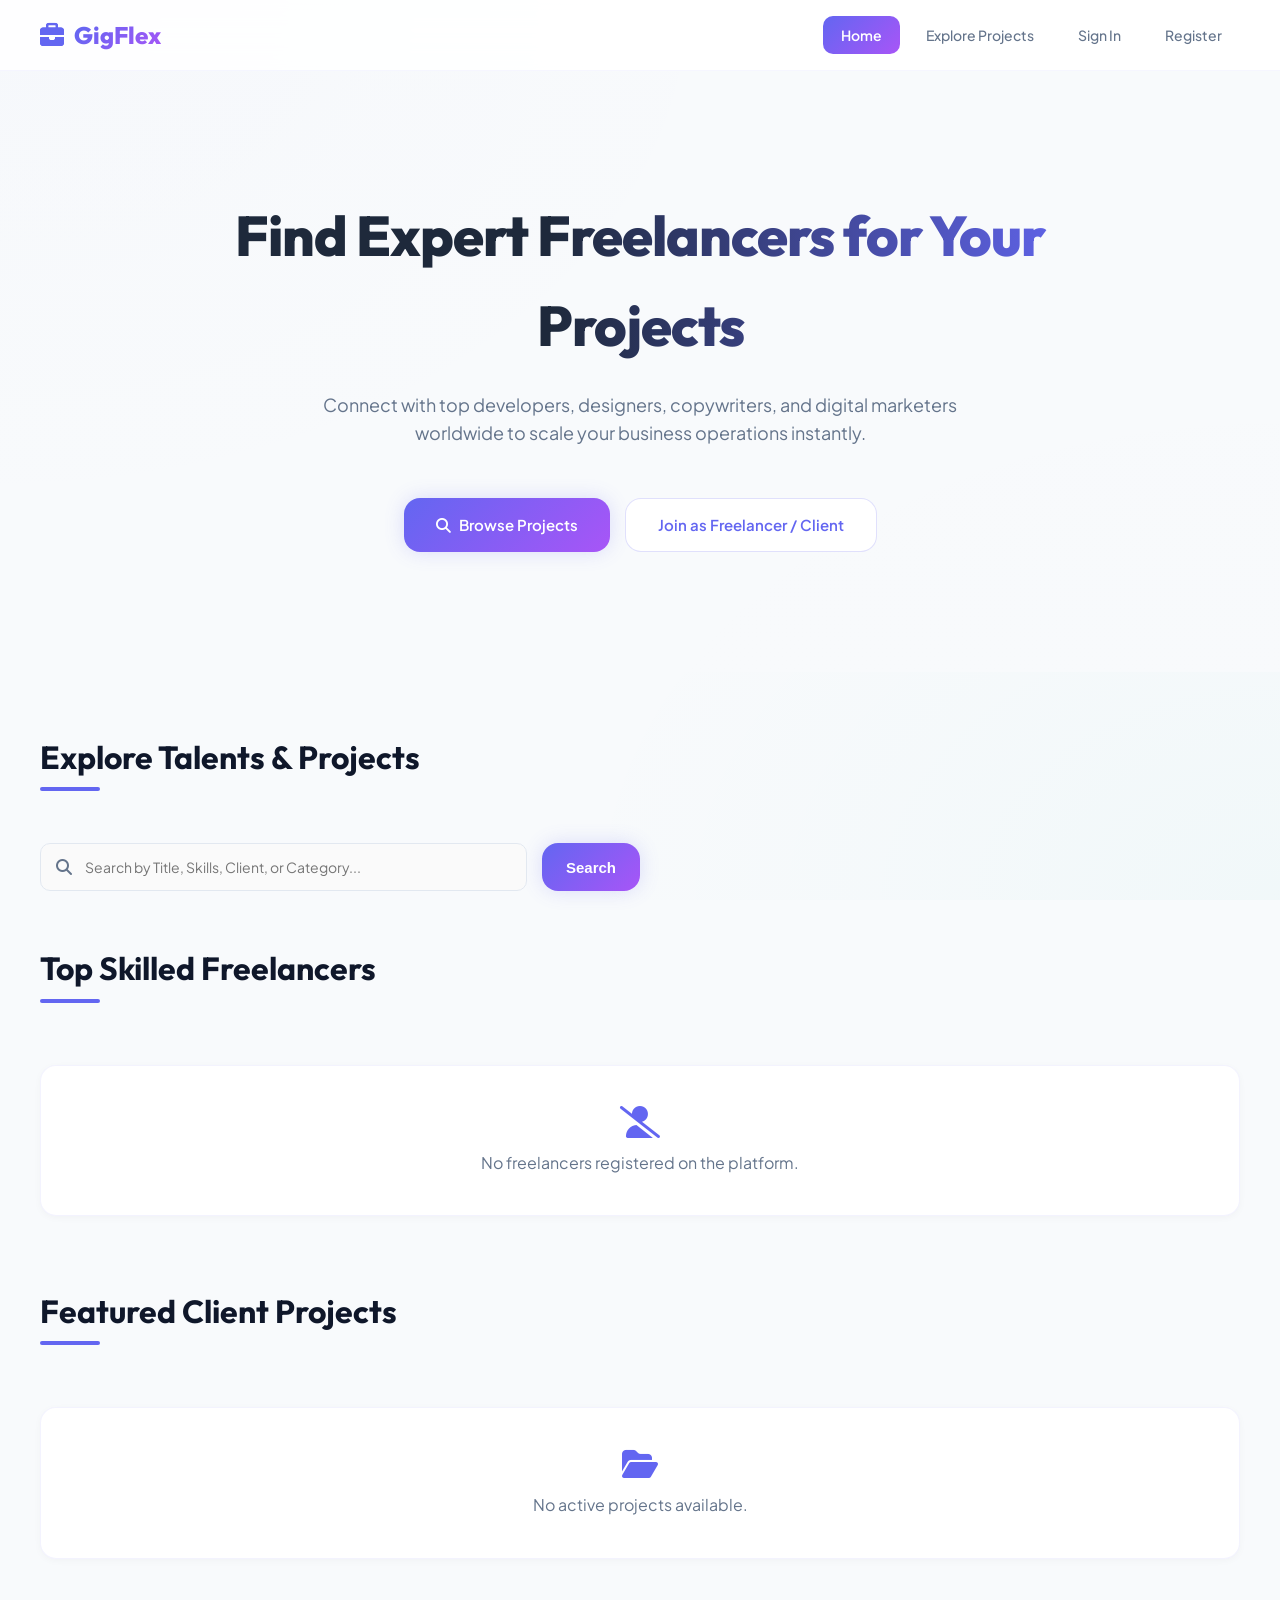
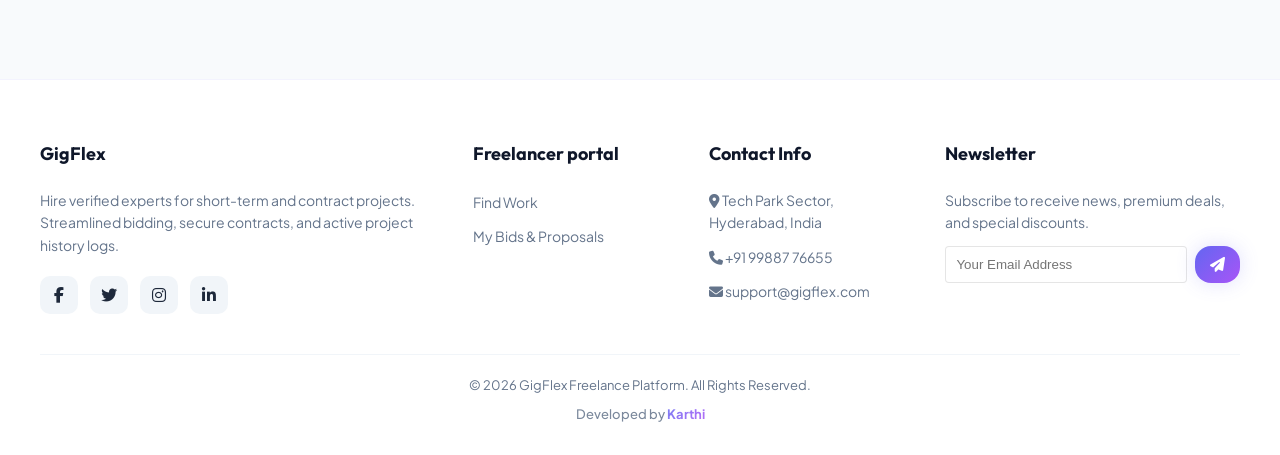
<file: Frontend/index.html>
<!DOCTYPE html>
<html lang="en">
<head>
    <meta charset="UTF-8">
    <meta name="viewport" content="width=device-width, initial-scale=1.0">
    <title>GigFlex - Freelance Marketplace</title>
    <!-- FontAwesome Icons -->
    <link rel="stylesheet" href="https://cdnjs.cloudflare.com/ajax/libs/font-awesome/6.4.0/css/all.min.css">
    <link rel="stylesheet" href="style.css">
</head>
<body>

    <!-- Navigation Bar -->
    <header>
        <nav class="navbar">
            <h2><a href="index.html"><i class="fa-solid fa-briefcase"></i> GigFlex</a></h2>

            <button class="hamburger-menu" aria-label="Toggle Menu" onclick="toggleMobileMenu()">
                <i class="fa-solid fa-bars"></i>
            </button>

            <ul class="nav-links" id="navLinks">
                <li><a href="index.html" class="active">Home</a></li>
                <!-- Dynamic links inserted by JS -->
            </ul>
        </nav>
    </header>

    <!-- Hero Section -->
    <section class="hero">
        <h1 class="anim-fade-up">Find Expert Freelancers for Your Projects</h1>
        <p class="anim-fade-up">Connect with top developers, designers, copywriters, and digital marketers worldwide to scale your business operations instantly.</p>
        <div style="display: flex; gap: 15px; margin-top: 15px;">
            <a href="projects.html" class="btn anim-fade-up">
                <i class="fa-solid fa-magnifying-glass"></i> Browse Projects
            </a>
            <a href="register.html" class="btn btn-secondary anim-fade-up">
                Join as Freelancer / Client
            </a>
        </div>
    </section>

    <!-- Search & Filters -->
    <section class="featured" id="searchSection" style="padding-bottom: 20px;">
        <h2>Explore Talents & Projects</h2>
        <div class="form-group" style="max-width: 600px; margin-top: 20px; display: flex; gap: 15px;">
            <div class="input-wrapper" style="flex: 1;">
                <i class="fa-solid fa-search"></i>
                <input
                    type="text"
                    id="searchQuery"
                    placeholder="Search by Title, Skills, Client, or Category..."
                    style="padding-left: 44px;"
                    onkeyup="handleSearch(event)"
                >
            </div>
            <button class="btn" onclick="triggerSearch()" style="padding: 14px 24px;">
                Search
            </button>
        </div>
    </section>

    <!-- Freelancers Section -->
    <section class="featured" id="freelancersSection" style="padding-top: 10px;">
        <h2>Top Skilled Freelancers</h2>
        <div class="grid-container" id="freelancerList" style="margin-top: 30px;">
            <!-- Freelancers dynamically rendered by script.js -->
        </div>
    </section>

    <!-- Featured Projects Section -->
    <section class="featured" style="padding-top: 10px; margin-bottom: 60px;">
        <h2>Featured Client Projects</h2>
        <div class="grid-container" id="featuredProjectsList" style="margin-top: 30px;">
            <!-- Projects dynamically rendered by script.js -->
        </div>
    </section>

    <!-- Footer -->
    <footer>
        <div class="footer-content">
            <div class="footer-section">
                <h3>GigFlex</h3>
                <p>Hire verified experts for short-term and contract projects. Streamlined bidding, secure contracts, and active project history logs.</p>
                <div class="footer-social">
                    <a href="#"><i class="fa-brands fa-facebook-f"></i></a>
                    <a href="#"><i class="fa-brands fa-twitter"></i></a>
                    <a href="#"><i class="fa-brands fa-instagram"></i></a>
                    <a href="#"><i class="fa-brands fa-linkedin-in"></i></a>
                </div>
            </div>
            <div class="footer-section">
                <h3>Freelancer portal</h3>
                <ul class="footer-links">
                    <li><a href="projects.html">Find Work</a></li>
                    <li><a href="dashboard.html">My Bids & Proposals</a></li>
                </ul>
            </div>
            <div class="footer-section">
                <h3>Contact Info</h3>
                <p><i class="fa-solid fa-location-dot"></i> Tech Park Sector, Hyderabad, India</p>
                <p><i class="fa-solid fa-phone"></i> +91 99887 76655</p>
                <p><i class="fa-solid fa-envelope"></i> support@gigflex.com</p>
            </div>
            <div class="footer-section">
                <h3>Newsletter</h3>
                <p>Subscribe to receive news, premium deals, and special discounts.</p>
                <div class="newsletter-form" style="display: flex; gap: 8px;">
                    <input type="email" placeholder="Your Email Address" style="padding: 10px; border-radius: 4px; border: 1px solid rgba(0,0,0,0.1); background: rgba(255,255,255,0.7); flex: 1;">
                    <button class="btn" style="padding: 10px 15px;"><i class="fa-solid fa-paper-plane"></i></button>
                </div>
            </div>
        </div>
        <div class="footer-bottom">
            <p>&copy; 2026 GigFlex Freelance Platform. All Rights Reserved.</p>
            <p style="margin-top: 8px; font-weight: 500; opacity: 0.85;">Developed by <span style="background: var(--primary-gradient); -webkit-background-clip: text; background-clip: text; color: transparent; font-weight: 700;">Karthi</span></p>
        </div>
    </footer>

    <script src="script.js"></script>

</body>
</html>
</file>
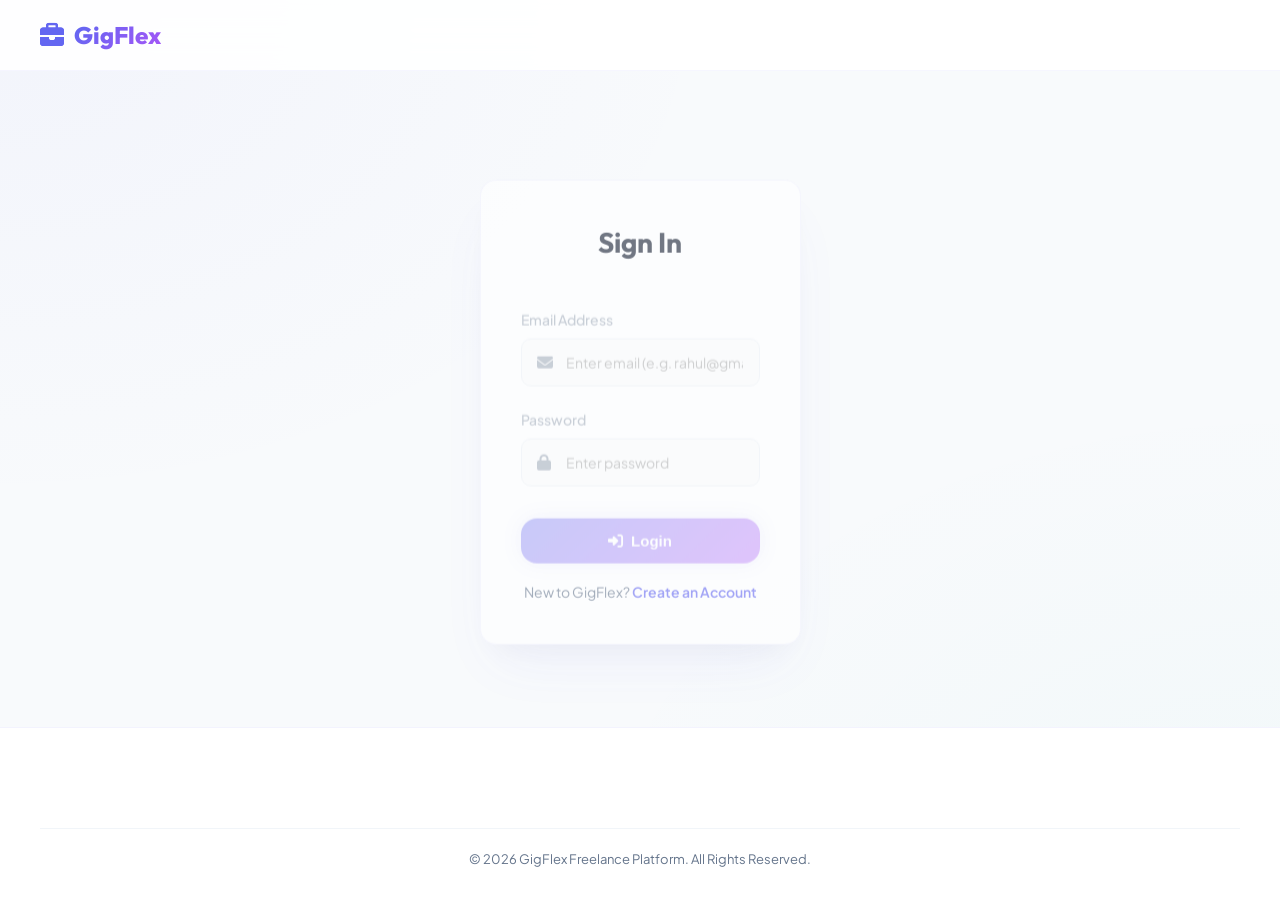
<file: Frontend/bids.html>
<!DOCTYPEhtml>
<html lang="en">
<head>
    <meta charset="UTF-8">
    <meta name="viewport" content="width=device-width, initial-scale=1.0">
    <title>Place Proposal - GigFlex</title>
    <!-- FontAwesome Icons -->
    <link rel="stylesheet" href="https://cdnjs.cloudflare.com/ajax/libs/font-awesome/6.4.0/css/all.min.css">
    <link rel="stylesheet" href="style.css">
</head>
<body>

    <!-- Navigation Bar -->
    <header>
        <nav class="navbar">
            <h2><a href="index.html"><i class="fa-solid fa-briefcase"></i> GigFlex</a></h2>
        </nav>
    </header>

    <!-- Main Content -->
    <main style="display: flex; align-items: center; justify-content: center;">
        <section class="form-section" style="max-width: 600px;">
            <h2>Submit Project Bid</h2>
            <form id="bidForm" onsubmit="handleBidSubmit(event)" style="margin-top: 20px;">
                <div class="form-group">
                    <label for="bidProjectTitle">Project Title</label>
                    <div class="input-wrapper">
                        <i class="fa-solid fa-heading"></i>
                        <input type="text" id="bidProjectTitle" readonly style="background-color: #F1F5F9; color: var(--text-muted);">
                    </div>
                </div>

                <div class="form-group">
                    <label for="bidAmount">Bid Budget Amount ($) *</label>
                    <div class="input-wrapper">
                        <i class="fa-solid fa-dollar-sign"></i>
                        <input type="number" id="bidAmount" placeholder="Enter bid budget (e.g. 45000)" required>
                    </div>
                </div>

                <div class="form-group">
                    <label for="bidProposal">Proposal Description *</label>
                    <textarea id="bidProposal" placeholder="Describe your experience, approach to solving the problem, and why the client should select you..." required></textarea>
                </div>

                <button type="submit" class="btn" style="width: 100%; display: justify-content; justify-content: center;">
                    <i class="fa-solid fa-paper-plane"></i> Submit Proposal
                </button>
            </form>
        </section>
    </main>

    <!-- Footer -->
    <footer>
        <div class="footer-bottom">
            <p>&copy; 2026 GigFlex Freelance Platform. All Rights Reserved.</p>
        </div>
    </footer>

    <script src="script.js"></script>

</body>
</html>
</file>
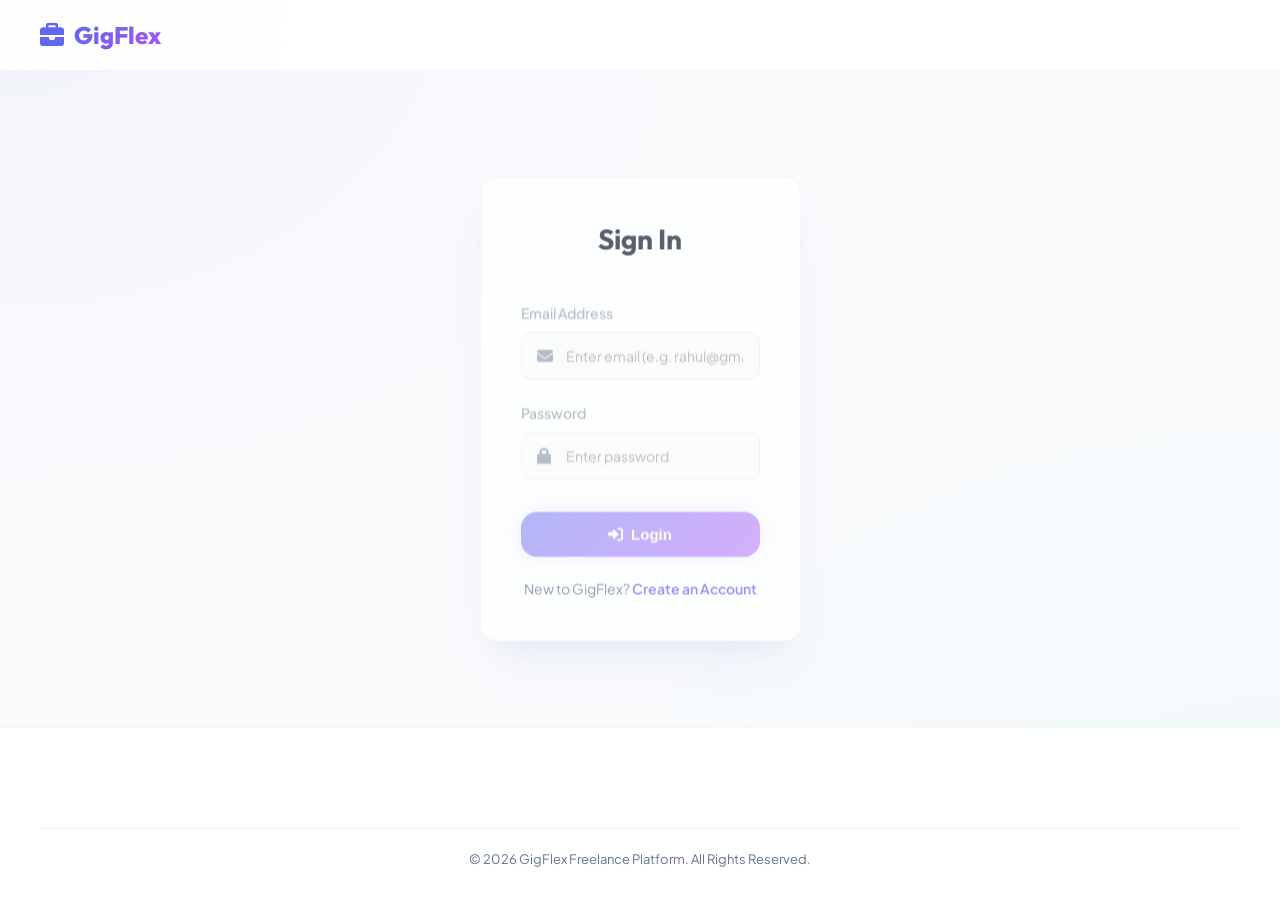
<file: Frontend/contracts.html>
<!DOCTYPE html>
<html lang="en">
<head>
    <meta charset="UTF-8">
    <meta name="viewport" content="width=device-width, initial-scale=1.0">
    <title>Contracts - GigFlex</title>
    <!-- FontAwesome Icons -->
    <link rel="stylesheet" href="https://cdnjs.cloudflare.com/ajax/libs/font-awesome/6.4.0/css/all.min.css">
    <link rel="stylesheet" href="style.css">
</head>
<body>

    <!-- Navigation Bar -->
    <header>
        <nav class="navbar">
            <h2><a href="index.html"><i class="fa-solid fa-briefcase"></i> GigFlex</a></h2>

            <button class="hamburger-menu" aria-label="Toggle Menu" onclick="toggleMobileMenu()">
                <i class="fa-solid fa-bars"></i>
            </button>

            <ul class="nav-links" id="navLinks">
                <li><a href="index.html">Home</a></li>
                <!-- Dynamic links inserted by JS -->
            </ul>
        </nav>
    </header>

    <!-- Main Content -->
    <main class="featured" style="margin-bottom: 60px;">
        <h2>Project Contracts</h2>
        
        <div class="table-wrapper" style="margin-top: 30px;">
            <table>
                <thead>
                    <tr>
                        <th>Contract ID</th>
                        <th>Project</th>
                        <th>Client</th>
                        <th>Freelancer</th>
                        <th>Budget</th>
                        <th>Start Date</th>
                        <th>End Date</th>
                        <th>Status</th>
                        <th>Action</th>
                    </tr>
                </thead>
                <tbody id="contractsListTable">
                    <!-- Dynamic rendering -->
                    <tr>
                        <td colspan="9" class="no-records" style="padding: 40px;">
                            <i class="fa-solid fa-file-contract"></i> Loading contracts...
                        </td>
                    </tr>
                </tbody>
            </table>
        </div>
    </main>

    <!-- Footer -->
    <footer>
        <div class="footer-bottom">
            <p>&copy; 2026 GigFlex Freelance Platform. All Rights Reserved.</p>
        </div>
    </footer>

    <script src="script.js"></script>

</body>
</html>
</file>
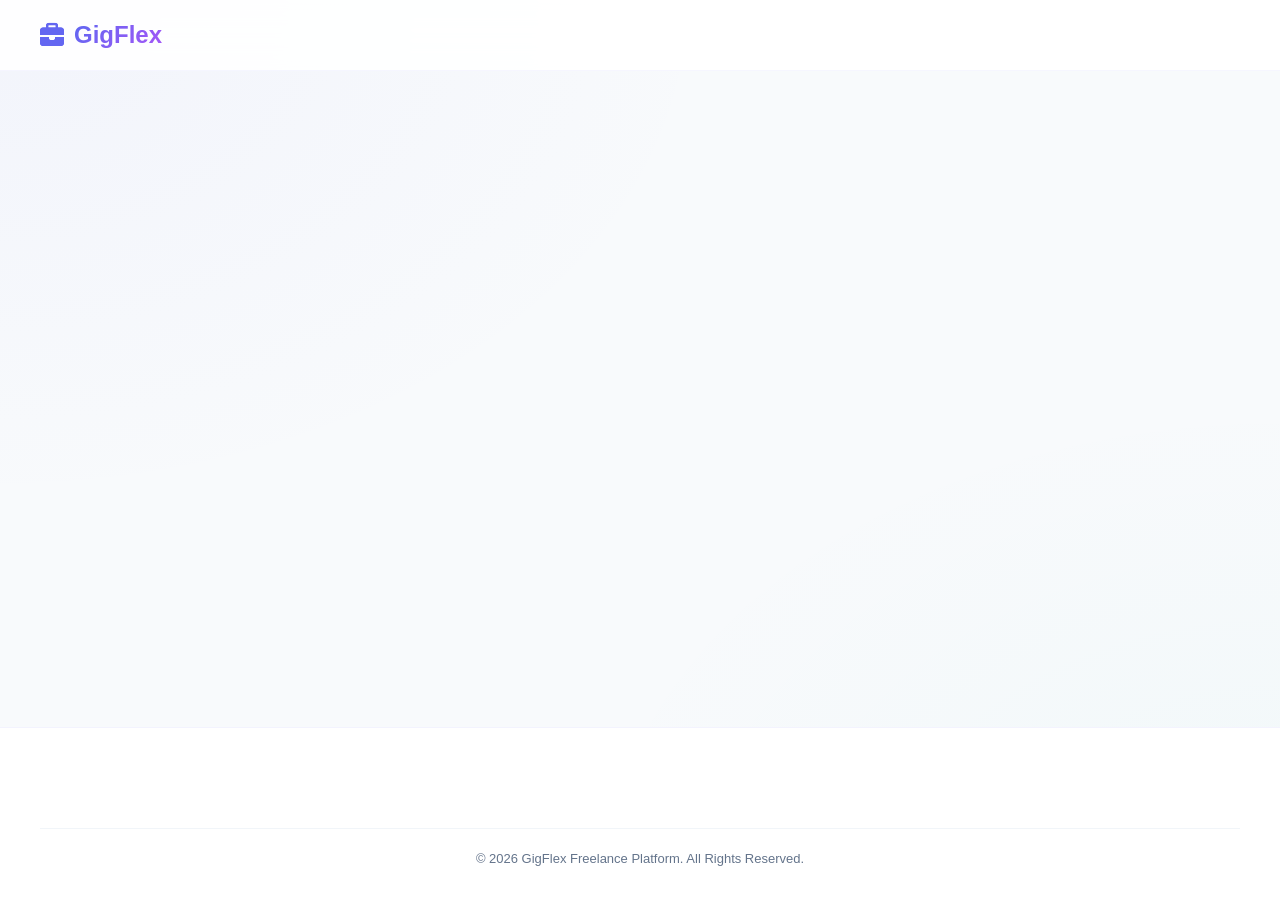
<file: Frontend/dashboard.html>
<!DOCTYPE html>
<html lang="en">
<head>
    <meta charset="UTF-8">
    <meta name="viewport" content="width=device-width, initial-scale=1.0">
    <title>Dashboard - GigFlex</title>
    <!-- FontAwesome Icons -->
    <link rel="stylesheet" href="https://cdnjs.cloudflare.com/ajax/libs/font-awesome/6.4.0/css/all.min.css">
    <link rel="stylesheet" href="style.css">
</head>
<body>

    <!-- Navigation Bar -->
    <header>
        <nav class="navbar">
            <h2><a href="index.html"><i class="fa-solid fa-briefcase"></i> GigFlex</a></h2>

            <button class="hamburger-menu" aria-label="Toggle Menu" onclick="toggleMobileMenu()">
                <i class="fa-solid fa-bars"></i>
            </button>

            <ul class="nav-links" id="navLinks">
                <li><a href="index.html">Home</a></li>
                <!-- Dynamic links inserted by JS -->
            </ul>
        </nav>
    </header>

    <!-- Main Content -->
    <main class="featured" style="margin-bottom: 60px;">
        <h2 id="dashboardWelcomeTitle">Welcome Back</h2>

        <!-- ==========================================
             FREELANCER VIEW SECTION
             ========================================== -->
        <div id="freelancerDashboardSection" style="display: none; margin-top: 30px;">
            <div class="admin-layout">
                <!-- Left panel: Profile edit -->
                <div class="glass-card" style="padding: 24px;">
                    <h3>My Professional Profile</h3>
                    <form id="freeProfileForm" onsubmit="handleFreelancerProfileUpdate(event)" style="margin-top: 15px;">
                        <div class="form-group">
                            <label>Hourly Rate ($) *</label>
                            <input type="number" id="dbFreeRate" style="padding-left: 16px;" required>
                        </div>
                        <div class="form-group">
                            <label>Skills *</label>
                            <input type="text" id="dbFreeSkills" style="padding-left: 16px;" required>
                        </div>
                        <div class="form-group">
                            <label>Years of Experience *</label>
                            <input type="number" id="dbFreeExp" style="padding-left: 16px;" required>
                        </div>
                        <div class="form-group">
                            <label>Contact Phone *</label>
                            <input type="tel" id="dbFreePhone" style="padding-left: 16px;" required>
                        </div>
                        <button type="submit" class="btn" style="width: 100%; justify-content: center;">
                            Update Profile
                        </button>
                    </form>
                </div>

                <!-- Right panel: Applied projects and Contracts -->
                <div>
                    <h3 style="margin-bottom: 15px;">My Submitted Bids</h3>
                    <div class="table-wrapper" style="margin-bottom: 40px;">
                        <table>
                            <thead>
                                <tr>
                                    <th>Project Title</th>
                                    <th>Bid Amount</th>
                                    <th>Proposal description</th>
                                    <th>Status</th>
                                    <th>Action</th>
                                </tr>
                            </thead>
                            <tbody id="dbFreelancerBidsTable">
                                <!-- Dynamic -->
                            </tbody>
                        </table>
                    </div>

                    <h3 style="margin-bottom: 15px;">My Active Contracts</h3>
                    <div class="table-wrapper">
                        <table>
                            <thead>
                                <tr>
                                    <th>Contract ID</th>
                                    <th>Project Title</th>
                                    <th>Client Name</th>
                                    <th>Agreed Budget</th>
                                    <th>Deadline</th>
                                    <th>Status</th>
                                </tr>
                            </thead>
                            <tbody id="dbFreelancerContractsTable">
                                <!-- Dynamic -->
                            </tbody>
                        </table>
                    </div>
                </div>
            </div>
        </div>

        <!-- ==========================================
             CLIENT VIEW SECTION
             ========================================== -->
        <div id="clientDashboardSection" style="display: none; margin-top: 30px;">
            <div style="display: flex; justify-content: space-between; align-items: center; margin-bottom: 25px;">
                <h3>My Posted Projects</h3>
                <a href="projects.html" class="btn"><i class="fa-solid fa-circle-plus"></i> Post New Project</a>
            </div>
            
            <div class="table-wrapper" style="margin-bottom: 40px;">
                <table>
                    <thead>
                        <tr>
                            <th>Project ID</th>
                            <th>Project Title</th>
                            <th>Category</th>
                            <th>Budget</th>
                            <th>Deadline</th>
                            <th>Actions</th>
                        </tr>
                    </thead>
                    <tbody id="dbClientProjectsTable">
                        <!-- Dynamic -->
                    </tbody>
                </table>
            </div>

            <h3 style="margin-bottom: 20px;">Received Bids & Proposals</h3>
            <div class="table-wrapper" style="margin-bottom: 40px;">
                <table>
                    <thead>
                        <tr>
                            <th>Project Title</th>
                            <th>Freelancer</th>
                            <th>Proposed Budget</th>
                            <th>Proposal Text</th>
                            <th>Status</th>
                            <th>Actions</th>
                        </tr>
                    </thead>
                    <tbody id="dbClientBidsTable">
                        <!-- Dynamic -->
                    </tbody>
                </table>
            </div>

            <h3 style="margin-bottom: 20px;">Active Contracts Logs</h3>
            <div class="table-wrapper">
                <table>
                    <thead>
                        <tr>
                            <th>Contract ID</th>
                            <th>Project</th>
                            <th>Freelancer</th>
                            <th>Agreed Budget</th>
                            <th>Deadline</th>
                            <th>Status</th>
                            <th>Actions</th>
                        </tr>
                    </thead>
                    <tbody id="dbClientContractsTable">
                        <!-- Dynamic -->
                    </tbody>
                </table>
            </div>
        </div>

        <!-- ==========================================
             ADMINISTRATOR PORTAL VIEW SECTION
             ========================================== -->
        <div id="adminDashboardSection" style="display: none; margin-top: 30px;">
            <!-- Stats -->
            <div class="stats-grid">
                <div class="stat-card">
                    <i class="fa-solid fa-user-gear"></i>
                    <div>
                        <h3>Freelancers</h3>
                        <h1 id="statFreelancers">0</h1>
                    </div>
                </div>
                <div class="stat-card">
                    <i class="fa-solid fa-building-user"></i>
                    <div>
                        <h3>Clients</h3>
                        <h1 id="statClients">0</h1>
                    </div>
                </div>
                <div class="stat-card">
                    <i class="fa-solid fa-folder-tree"></i>
                    <div>
                        <h3>Projects posted</h3>
                        <h1 id="statProjects">0</h1>
                    </div>
                </div>
                <div class="stat-card">
                    <i class="fa-solid fa-file-contract"></i>
                    <div>
                        <h3>Contracts active</h3>
                        <h1 id="statContracts">0</h1>
                    </div>
                </div>
            </div>

            <!-- Manage Freelancers -->
            <section style="margin-bottom: 50px;">
                <h3>System Freelancers</h3>
                <div class="table-wrapper" style="margin-top: 15px;">
                    <table>
                        <thead>
                            <tr>
                                <th>ID</th>
                                <th>Name</th>
                                <th>Email</th>
                                <th>Phone</th>
                                <th>Skills</th>
                                <th>Exp / Rate</th>
                                <th>Action</th>
                            </tr>
                        </thead>
                        <tbody id="adminFreelancersTable">
                            <!-- Dynamic -->
                        </tbody>
                    </table>
                </div>
            </section>

            <!-- Manage Clients -->
            <section style="margin-bottom: 50px;">
                <h3>System Client Companies</h3>
                <div class="table-wrapper" style="margin-top: 15px;">
                    <table>
                        <thead>
                            <tr>
                                <th>ID</th>
                                <th>Company Name</th>
                                <th>Contact Person</th>
                                <th>Email</th>
                                <th>Phone</th>
                                <th>Location</th>
                                <th>Action</th>
                            </tr>
                        </thead>
                        <tbody id="adminClientsTable">
                            <!-- Dynamic -->
                        </tbody>
                    </table>
                </div>
            </section>

            <!-- Manage Platform Contracts -->
            <section style="margin-bottom: 50px;">
                <h3>Global Active Contracts</h3>
                <div class="table-wrapper" style="margin-top: 15px;">
                    <table>
                        <thead>
                            <tr>
                                <th>ID</th>
                                <th>Project</th>
                                <th>Freelancer</th>
                                <th>Client</th>
                                <th>Agreed Budget</th>
                                <th>End Date</th>
                                <th>Status</th>
                                <th>Action</th>
                            </tr>
                        </thead>
                        <tbody id="adminContractsTable">
                            <!-- Dynamic -->
                        </tbody>
                    </table>
                </div>
            </section>
        </div>
    </main>

    <!-- Footer -->
    <footer>
        <div class="footer-bottom">
            <p>&copy; 2026 GigFlex Freelance Platform. All Rights Reserved.</p>
        </div>
    </footer>

    <script src="script.js"></script>

</body>
</html>
</file>
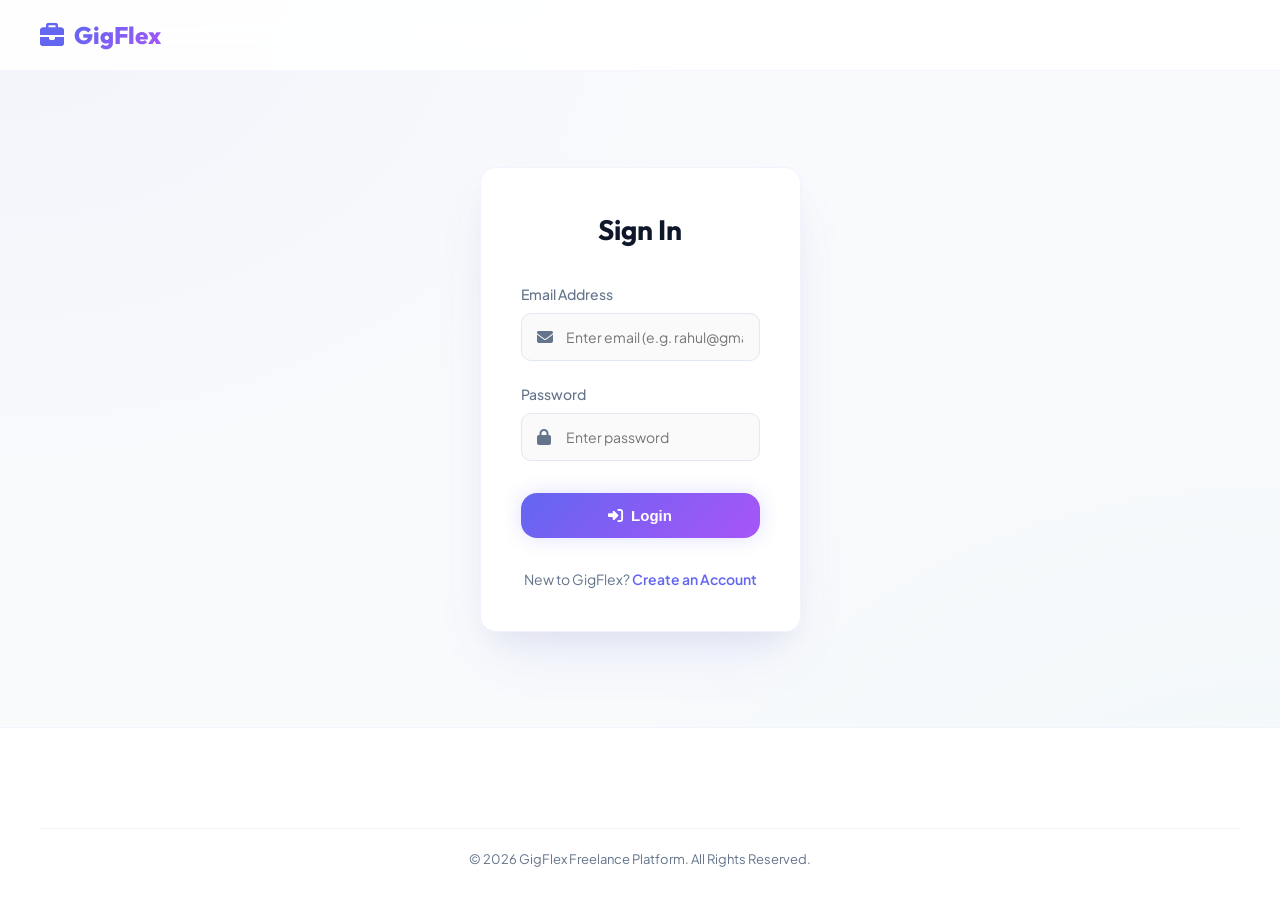
<file: Frontend/login.html>
<!DOCTYPE html>
<html lang="en">
<head>
    <meta charset="UTF-8">
    <meta name="viewport" content="width=device-width, initial-scale=1.0">
    <title>Sign In - GigFlex</title>
    <!-- FontAwesome Icons -->
    <link rel="stylesheet" href="https://cdnjs.cloudflare.com/ajax/libs/font-awesome/6.4.0/css/all.min.css">
    <link rel="stylesheet" href="style.css">
</head>
<body>

    <!-- Navigation Bar -->
    <header>
        <nav class="navbar">
            <h2><a href="index.html"><i class="fa-solid fa-briefcase"></i> GigFlex</a></h2>
        </nav>
    </header>

    <!-- Main Content -->
    <main style="display: flex; align-items: center; justify-content: center;">
        <section class="form-section">
            <h2>Sign In</h2>
            <form id="loginForm" onsubmit="handleLoginSubmit(event)">
                <div class="form-group">
                    <label for="loginEmail">Email Address</label>
                    <div class="input-wrapper">
                        <i class="fa-solid fa-envelope"></i>
                        <input type="email" id="loginEmail" placeholder="Enter email (e.g. rahul@gmail.com, client@techsolutions.com)" required autocomplete="email">
                    </div>
                </div>

                <div class="form-group">
                    <label for="loginPassword">Password</label>
                    <div class="input-wrapper">
                        <i class="fa-solid fa-lock"></i>
                        <input type="password" id="loginPassword" placeholder="Enter password" required autocomplete="current-password">
                    </div>
                </div>

                <button type="submit" class="btn" style="width: 100%; display: justify-content; justify-content: center; margin-top: 10px;">
                    <i class="fa-solid fa-right-to-bracket"></i> Login
                </button>
            </form>

            <div class="form-footer">
                <p>New to GigFlex? <a href="register.html">Create an Account</a></p>
            </div>
        </section>
    </main>

    <!-- Footer -->
    <footer>
        <div class="footer-bottom">
            <p>&copy; 2026 GigFlex Freelance Platform. All Rights Reserved.</p>
        </div>
    </footer>

    <script src="script.js"></script>

</body>
</html>
</file>
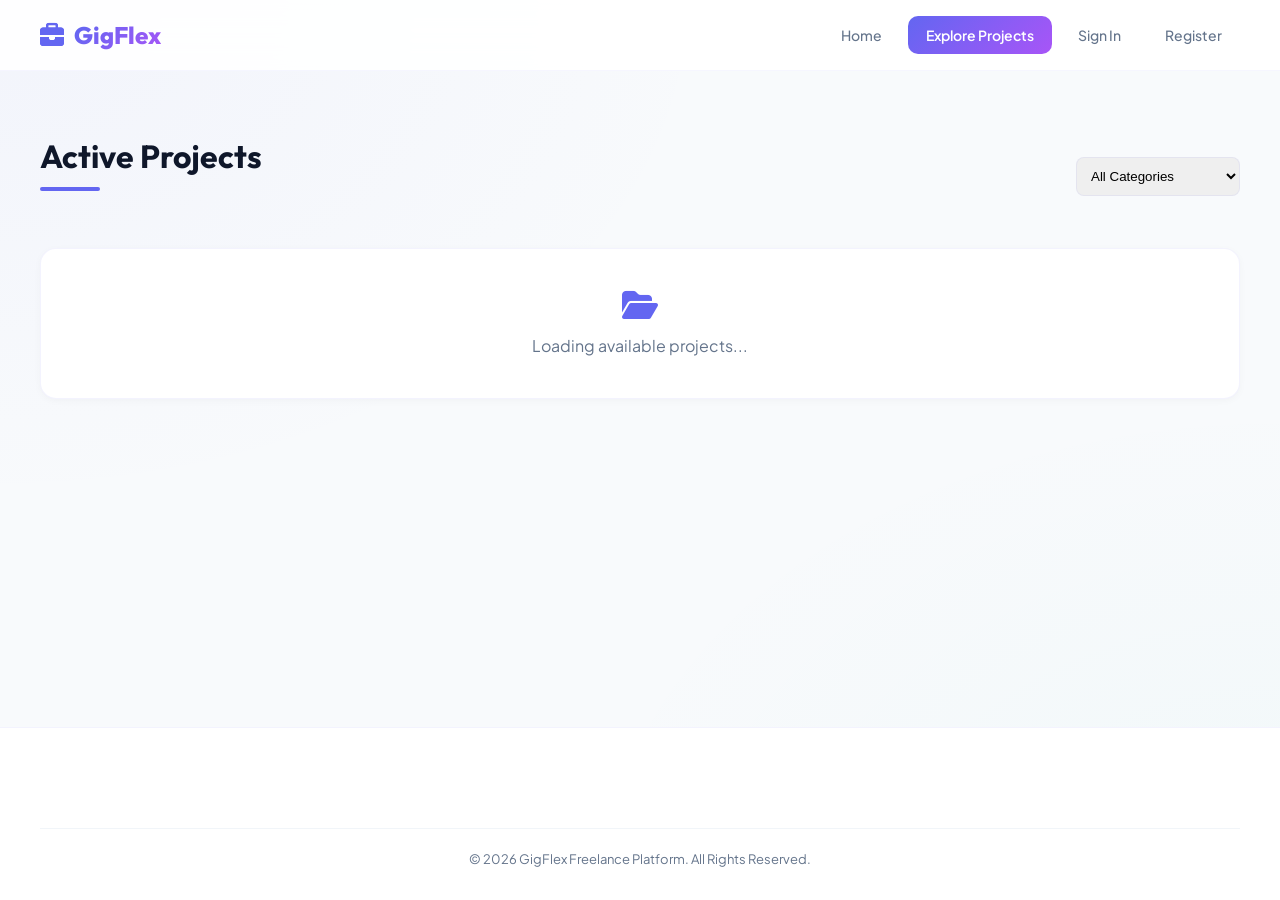
<file: Frontend/projects.html>
<!DOCTYPE html>
<html lang="en">
<head>
    <meta charset="UTF-8">
    <meta name="viewport" content="width=device-width, initial-scale=1.0">
    <title>Explore Projects - GigFlex</title>
    <!-- FontAwesome Icons -->
    <link rel="stylesheet" href="https://cdnjs.cloudflare.com/ajax/libs/font-awesome/6.4.0/css/all.min.css">
    <link rel="stylesheet" href="style.css">
</head>
<body>

    <!-- Navigation Bar -->
    <header>
        <nav class="navbar">
            <h2><a href="index.html"><i class="fa-solid fa-briefcase"></i> GigFlex</a></h2>

            <button class="hamburger-menu" aria-label="Toggle Menu" onclick="toggleMobileMenu()">
                <i class="fa-solid fa-bars"></i>
            </button>

            <ul class="nav-links" id="navLinks">
                <li><a href="index.html">Home</a></li>
                <!-- Dynamic links inserted by JS -->
            </ul>
        </nav>
    </header>

    <!-- Main Content Layout -->
    <main class="featured" style="margin-bottom: 60px;">
        <div class="admin-layout">
            <!-- Left Column: Post project form (Visible to clients only) -->
            <div class="glass-card" id="projectPostPanel" style="padding: 24px; display: none;">
                <h3 style="font-size: 22px; margin-bottom: 20px;"><i class="fa-solid fa-circle-plus"></i> Post New Project</h3>
                <form id="projectForm" onsubmit="handleProjectFormSubmit(event)">
                    <div class="form-group">
                        <label for="projTitle">Project Title *</label>
                        <div class="input-wrapper">
                            <i class="fa-solid fa-heading"></i>
                            <input type="text" id="projTitle" placeholder="e.g. E-Commerce Website" required>
                        </div>
                    </div>

                    <div class="form-group">
                        <label for="projDesc">Project Description *</label>
                        <textarea id="projDesc" placeholder="Describe project goals, features, and expectations..." required></textarea>
                    </div>

                    <div class="form-group">
                        <label for="projCat">Category *</label>
                        <select id="projCat" style="padding-left: 16px;" required>
                            <option value="Web Development">Web Development</option>
                            <option value="Mobile Development">Mobile Development</option>
                            <option value="Graphic Design">Graphic Design</option>
                            <option value="Content Writing">Content Writing</option>
                            <option value="Digital Marketing">Digital Marketing</option>
                        </select>
                    </div>

                    <div class="form-group">
                        <label for="projBudget">Project Budget ($) *</label>
                        <div class="input-wrapper">
                            <i class="fa-solid fa-dollar-sign"></i>
                            <input type="number" id="projBudget" placeholder="e.g. 50000" min="1" required>
                        </div>
                    </div>

                    <div class="form-group">
                        <label for="projDeadline">Project Deadline *</label>
                        <div class="input-wrapper">
                            <i class="fa-solid fa-calendar-days"></i>
                            <input type="date" id="projDeadline" required>
                        </div>
                    </div>

                    <button type="submit" class="btn" style="width: 100%; justify-content: center;">
                        Post Project
                    </button>
                </form>
            </div>

            <!-- Right Column: Active project listings list -->
            <div style="grid-column: 1 / -1;" id="projectListWrapper">
                <div style="display: flex; justify-content: space-between; align-items: center; margin-bottom: 25px;">
                    <h2>Active Projects</h2>
                    <!-- Category filter -->
                    <select id="categoryFilter" onchange="filterProjectsByCategory()" style="padding: 10px; border-radius: 8px; border: var(--border-glass); max-width: 250px;">
                        <option value="All">All Categories</option>
                        <option value="Web Development">Web Development</option>
                        <option value="Mobile Development">Mobile Development</option>
                        <option value="Graphic Design">Graphic Design</option>
                        <option value="Content Writing">Content Writing</option>
                        <option value="Digital Marketing">Digital Marketing</option>
                    </select>
                </div>

                <div class="grid-container" id="projectListGrid">
                    <!-- Dynamic rendering -->
                    <div class="no-records"><i class="fa-solid fa-folder-open"></i> Loading available projects...</div>
                </div>
            </div>
        </div>
    </main>

    <!-- Footer -->
    <footer>
        <div class="footer-bottom">
            <p>&copy; 2026 GigFlex Freelance Platform. All Rights Reserved.</p>
        </div>
    </footer>

    <script src="script.js"></script>

</body>
</html>
</file>
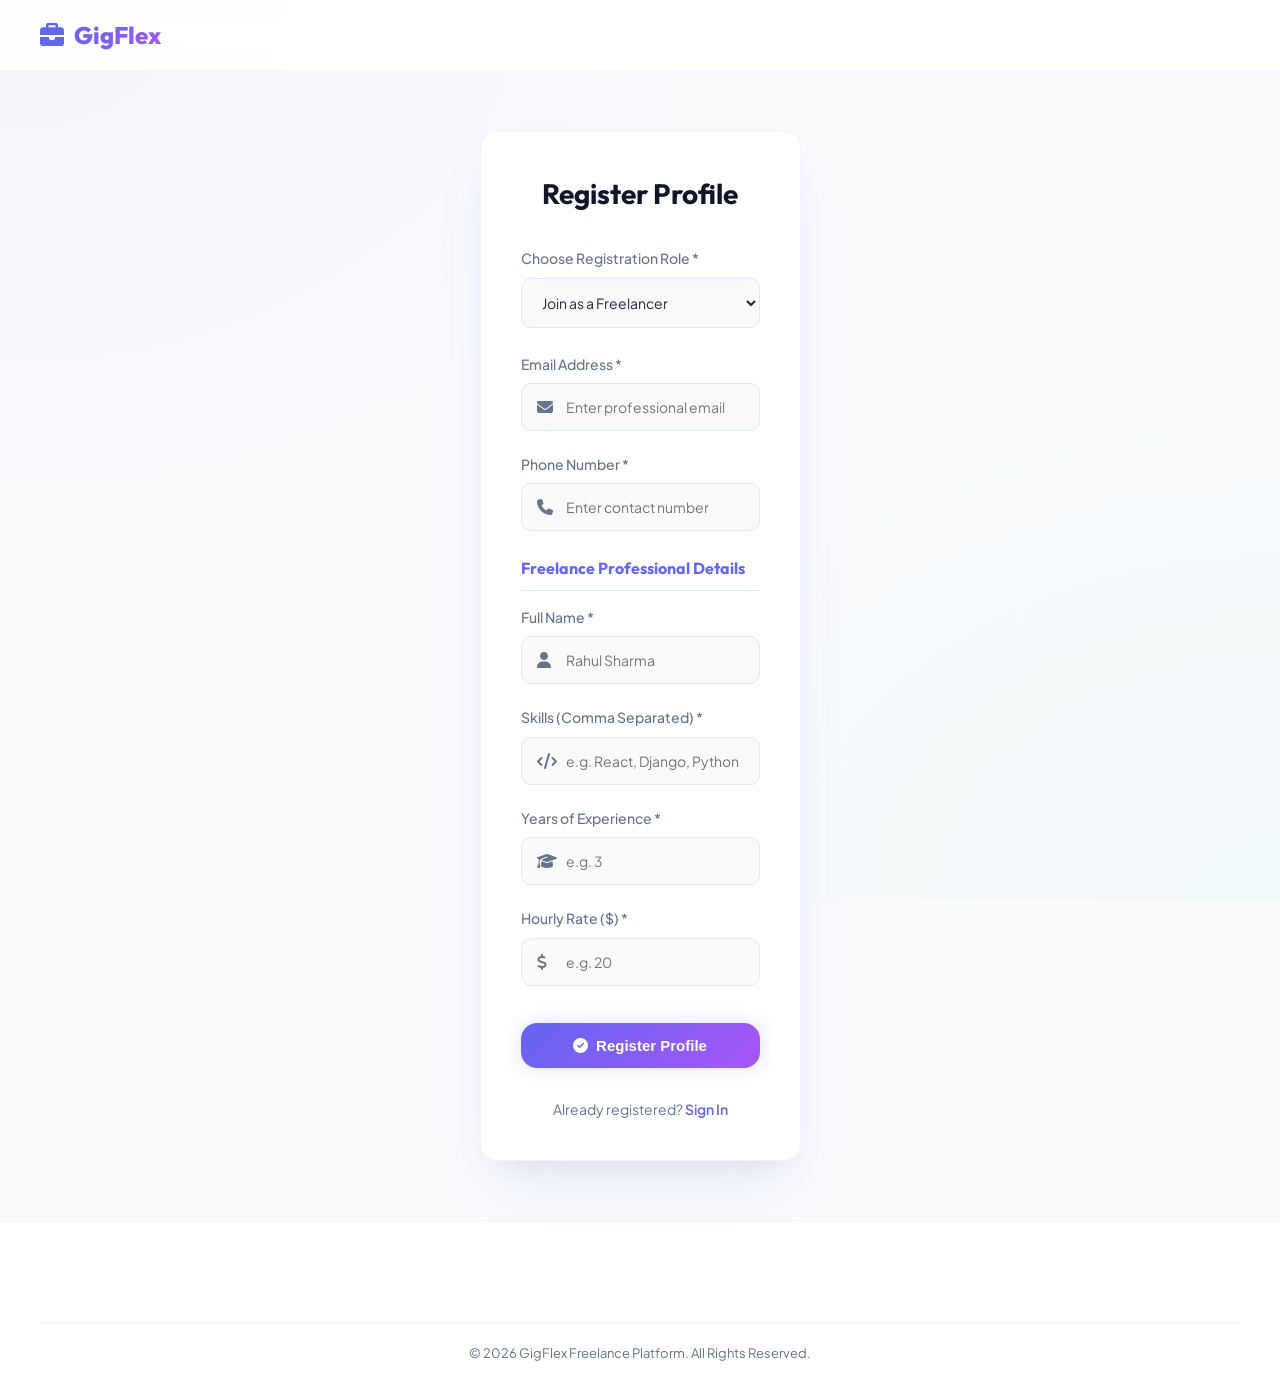
<file: Frontend/register.html>
<!DOCTYPE html>
<html lang="en">
<head>
    <meta charset="UTF-8">
    <meta name="viewport" content="width=device-width, initial-scale=1.0">
    <title>Create Profile - GigFlex</title>
    <!-- FontAwesome Icons -->
    <link rel="stylesheet" href="https://cdnjs.cloudflare.com/ajax/libs/font-awesome/6.4.0/css/all.min.css">
    <link rel="stylesheet" href="style.css">
</head>
<body>

    <!-- Navigation Bar -->
    <header>
        <nav class="navbar">
            <h2><a href="index.html"><i class="fa-solid fa-briefcase"></i> GigFlex</a></h2>
        </nav>
    </header>

    <!-- Main Content -->
    <main style="display: flex; align-items: center; justify-content: center;">
        <section class="form-section" style="max-width: 600px;">
            <h2>Register Profile</h2>
            
            <div class="form-group" style="margin-bottom: 25px;">
                <label for="regRole">Choose Registration Role *</label>
                <select id="regRole" onchange="toggleRegistrationFields()" style="padding-left: 16px;">
                    <option value="freelancer">Join as a Freelancer</option>
                    <option value="client">Join as a Client Company</option>
                </select>
            </div>

            <form id="registerForm" onsubmit="handleRegisterSubmit(event)">
                <!-- Shared contact fields -->
                <div class="form-group">
                    <label for="regEmail">Email Address *</label>
                    <div class="input-wrapper">
                        <i class="fa-solid fa-envelope"></i>
                        <input type="email" id="regEmail" placeholder="Enter professional email" required autocomplete="email">
                    </div>
                </div>

                <div class="form-group">
                    <label for="regPhone">Phone Number *</label>
                    <div class="input-wrapper">
                        <i class="fa-solid fa-phone"></i>
                        <input type="tel" id="regPhone" placeholder="Enter contact number" required>
                    </div>
                </div>

                <!-- Freelancer-Specific Fields Section -->
                <div id="freelancerFields">
                    <h3 style="font-size: 16px; margin: 25px 0 15px 0; border-bottom: 1px solid #E2E8F0; padding-bottom: 8px; color: var(--primary);">Freelance Professional Details</h3>
                    <div class="form-group">
                        <label for="freeName">Full Name *</label>
                        <div class="input-wrapper">
                            <i class="fa-solid fa-user"></i>
                            <input type="text" id="freeName" placeholder="Rahul Sharma">
                        </div>
                    </div>
                    <div class="form-group">
                        <label for="freeSkills">Skills (Comma Separated) *</label>
                        <div class="input-wrapper">
                            <i class="fa-solid fa-code"></i>
                            <input type="text" id="freeSkills" placeholder="e.g. React, Django, Python">
                        </div>
                    </div>
                    <div class="form-group">
                        <label for="freeExp">Years of Experience *</label>
                        <div class="input-wrapper">
                            <i class="fa-solid fa-graduation-cap"></i>
                            <input type="number" id="freeExp" placeholder="e.g. 3" min="0">
                        </div>
                    </div>
                    <div class="form-group">
                        <label for="freeRate">Hourly Rate ($) *</label>
                        <div class="input-wrapper">
                            <i class="fa-solid fa-dollar-sign"></i>
                            <input type="number" id="freeRate" placeholder="e.g. 20" min="1">
                        </div>
                    </div>
                </div>

                <!-- Client-Specific Fields Section -->
                <div id="clientFields" style="display: none;">
                    <h3 style="font-size: 16px; margin: 25px 0 15px 0; border-bottom: 1px solid #E2E8F0; padding-bottom: 8px; color: var(--primary);">Client Company Details</h3>
                    <div class="form-group">
                        <label for="clientCompany">Company Name *</label>
                        <div class="input-wrapper">
                            <i class="fa-solid fa-building"></i>
                            <input type="text" id="clientCompany" placeholder="e.g. Tech Solutions Pvt Ltd">
                        </div>
                    </div>
                    <div class="form-group">
                        <label for="clientContact">Contact Person Name *</label>
                        <div class="input-wrapper">
                            <i class="fa-solid fa-user-tie"></i>
                            <input type="text" id="clientContact" placeholder="e.g. Anjali Verma">
                        </div>
                    </div>
                    <div class="form-group">
                        <label for="clientLoc">Company Location *</label>
                        <div class="input-wrapper">
                            <i class="fa-solid fa-location-dot"></i>
                            <input type="text" id="clientLoc" placeholder="e.g. Bangalore, Hyderabad">
                        </div>
                    </div>
                </div>

                <button type="submit" class="btn" style="width: 100%; display: justify-content; justify-content: center; margin-top: 15px;">
                    <i class="fa-solid fa-circle-check"></i> Register Profile
                </button>
            </form>

            <div class="form-footer">
                <p>Already registered? <a href="login.html">Sign In</a></p>
            </div>
        </section>
    </main>

    <!-- Footer -->
    <footer>
        <div class="footer-bottom">
            <p>&copy; 2026 GigFlex Freelance Platform. All Rights Reserved.</p>
        </div>
    </footer>

    <script src="script.js"></script>

</body>
</html>
</file>
<file: Frontend/style.css>
@import url('https://fonts.googleapis.com/css2?family=Outfit:wght@300;400;500;600;700;800&family=Plus+Jakarta+Sans:wght@300;400;500;600;700;800&display=swap');

/* ==========================================================================
   PREMIUM PROFESSIONAL DESIGN SYSTEM VARIABLES
   ========================================================================== */
:root {
    /* Color Palette */
    --primary: #6366F1; /* Indigo */
    --primary-hover: #4F46E5;
    --primary-light: rgba(99, 102, 241, 0.08);
    --secondary: #0F172A; /* Slate */
    --accent: #14B8A6; /* Teal */
    --accent-hover: #0D9488;
    --success: #10B981;
    --danger: #EF4444;
    --warning: #F59E0B;
    --info: #3B82F6;
    --background: #F8FAFC; /* Soft Slate Clean Background */
    --card-bg: #FFFFFF;
    --text-main: #1E293B;
    --text-muted: #64748B;
    
    /* Luxury Gradients */
    --primary-gradient: linear-gradient(135deg, #6366F1 0%, #A855F7 100%);
    --secondary-gradient: linear-gradient(135deg, #1E293B 0%, #0F172A 100%);
    --success-gradient: linear-gradient(135deg, #34D399 0%, #10B981 100%);
    --danger-gradient: linear-gradient(135deg, #F87171 0%, #EF4444 100%);
    --warning-gradient: linear-gradient(135deg, #FBBF24 0%, #F59E0B 100%);
    --accent-gradient: linear-gradient(135deg, #14B8A6 0%, #0D9488 100%);
    --glass-card: rgba(255, 255, 255, 0.85);
    
    /* Typography */
    --font-heading: 'Outfit', sans-serif;
    --font-body: 'Plus Jakarta Sans', sans-serif;
    
    /* Shadows & Glows */
    --shadow-sm: 0 2px 8px -1px rgba(15, 23, 42, 0.04);
    --shadow-md: 0 10px 25px -5px rgba(99, 102, 241, 0.05), 0 8px 16px -6px rgba(0, 0, 0, 0.03);
    --shadow-lg: 0 20px 40px -10px rgba(99, 102, 241, 0.08), 0 10px 20px -8px rgba(0, 0, 0, 0.04);
    --shadow-xl: 0 30px 60px -15px rgba(99, 102, 241, 0.12), 0 15px 30px -10px rgba(0, 0, 0, 0.06);
    --primary-glow: 0 0 20px rgba(99, 102, 241, 0.2);
    
    /* Borders & Radius */
    --border-glass: 1px solid rgba(99, 102, 241, 0.08);
    --border-glass-focus: 1px solid rgba(99, 102, 241, 0.4);
    --radius-sm: 10px;
    --radius-md: 16px;
    --radius-lg: 24px;
    --radius-full: 9999px;
    
    /* Transitions */
    --transition: all 0.4s cubic-bezier(0.16, 1, 0.3, 1);
}

/* ==========================================================================
   RESET & BASE STYLES
   ========================================================================== */
* {
    margin: 0;
    padding: 0;
    box-sizing: border-box;
}

html {
    scroll-behavior: smooth;
}

body {
    background-color: var(--background);
    color: var(--text-main);
    font-family: var(--font-body);
    line-height: 1.6;
    min-height: 100vh;
    display: flex;
    flex-direction: column;
    overflow-x: hidden;
    background-image: 
        radial-gradient(at 0% 0%, rgba(99, 102, 241, 0.04) 0, transparent 40%),
        radial-gradient(at 100% 100%, rgba(20, 184, 166, 0.03) 0, transparent 40%);
    background-attachment: fixed;
}

h1, h2, h3, h4, h5, h6 {
    font-family: var(--font-heading);
    color: var(--secondary);
    font-weight: 700;
}

/* Custom Scrollbar */
::-webkit-scrollbar {
    width: 8px;
    height: 8px;
}
::-webkit-scrollbar-track {
    background: var(--background);
}
::-webkit-scrollbar-thumb {
    background: #CBD5E1;
    border-radius: var(--radius-full);
}
::-webkit-scrollbar-thumb:hover {
    background: var(--primary);
}

/* Entrance Animations */
main, .featured, form, .stats-grid, .grid-container, .admin-layout {
    animation: fadeUp 0.8s cubic-bezier(0.16, 1, 0.3, 1) both;
}

main {
    flex-grow: 1;
}

@keyframes fadeUp {
    from {
        opacity: 0;
        transform: translateY(30px);
    }
    to {
        opacity: 1;
        transform: translateY(0);
    }
}

/* ==========================================================================
   NAVIGATION BAR
   ========================================================================== */
header {
    position: sticky;
    top: 0;
    z-index: 1000;
    border-bottom: 1px solid rgba(99, 102, 241, 0.06);
    background: rgba(255, 255, 255, 0.9);
    backdrop-filter: blur(20px);
    -webkit-backdrop-filter: blur(20px);
    transition: var(--transition);
}

.navbar {
    display: flex;
    justify-content: space-between;
    align-items: center;
    max-width: 1400px;
    margin: 0 auto;
    padding: 16px 40px;
    width: 100%;
}

.navbar h2 {
    font-size: 24px;
    font-weight: 800;
}

.navbar h2 a {
    text-decoration: none;
    background: linear-gradient(135deg, #6366F1 30%, #A855F7 100%);
    -webkit-background-clip: text;
    background-clip: text;
    color: transparent;
    display: flex;
    align-items: center;
    gap: 10px;
}

.navbar h2 i {
    color: var(--primary);
}

.nav-links {
    list-style: none;
    display: flex;
    gap: 8px;
    align-items: center;
}

.nav-links a {
    color: var(--text-muted);
    text-decoration: none;
    font-size: 14px;
    font-weight: 500;
    padding: 10px 18px;
    border-radius: var(--radius-sm);
    transition: var(--transition);
}

.nav-links a:hover {
    color: var(--primary);
    background: var(--primary-light);
}

.nav-links a.active {
    color: white;
    background: var(--primary-gradient);
    font-weight: 600;
}

.hamburger-menu {
    display: none;
    background: none;
    border: none;
    color: var(--text-main);
    font-size: 22px;
    cursor: pointer;
    padding: 8px;
    border-radius: var(--radius-sm);
}

/* ==========================================================================
   HERO SECTION
   ========================================================================== */
.hero {
    position: relative;
    text-align: center;
    padding: 120px 40px;
    background: linear-gradient(to bottom, rgba(248, 250, 252, 0.65), rgba(248, 250, 252, 0.98)), url("https://images.unsplash.com/photo-1522071820081-009f0129c71c?auto=format&fit=crop&w=1920&q=80");
    background-size: cover;
    background-position: center;
    color: var(--secondary);
    display: flex;
    flex-direction: column;
    align-items: center;
}

.hero h1 {
    font-size: 56px;
    font-weight: 800;
    margin-bottom: 20px;
    letter-spacing: -1px;
    max-width: 900px;
    background: linear-gradient(to right, #1E293B 40%, #6366F1 100%);
    -webkit-background-clip: text;
    background-clip: text;
    color: transparent;
}

.hero p {
    font-size: 18px;
    color: var(--text-muted);
    margin-bottom: 35px;
    max-width: 650px;
}

.btn {
    background: var(--primary-gradient);
    color: white;
    text-decoration: none;
    padding: 14px 32px;
    border-radius: var(--radius-md);
    font-size: 15px;
    font-weight: 600;
    box-shadow: var(--primary-glow);
    display: inline-flex;
    align-items: center;
    gap: 8px;
    transition: var(--transition);
    border: none;
    cursor: pointer;
}

.btn:hover {
    transform: translateY(-2px);
    box-shadow: 0 0 30px rgba(99, 102, 241, 0.4);
}

.btn-secondary {
    background: white;
    border: 1px solid rgba(99, 102, 241, 0.2);
    color: var(--primary);
    box-shadow: none;
}

.btn-secondary:hover {
    background: var(--primary-light);
}

.btn-danger {
    background: var(--danger-gradient);
}

.btn-success {
    background: var(--success-gradient);
}

/* ==========================================================================
   CARDS & GRIDS
   ========================================================================== */
.featured {
    padding: 60px 40px;
    max-width: 1400px;
    margin: 0 auto;
    width: 100%;
}

.featured h2 {
    font-size: 32px;
    margin-bottom: 40px;
    position: relative;
    display: inline-block;
}

.featured h2::after {
    content: '';
    position: absolute;
    bottom: -8px;
    left: 0;
    width: 60px;
    height: 4px;
    background: var(--primary);
    border-radius: var(--radius-full);
}

.grid-container {
    display: grid;
    grid-template-columns: repeat(auto-fill, minmax(320px, 1fr));
    gap: 30px;
}

.freelancer-card, .project-card, .glass-card {
    background: var(--card-bg);
    border: var(--border-glass);
    border-radius: var(--radius-md);
    overflow: hidden;
    transition: var(--transition);
    position: relative;
    box-shadow: var(--shadow-md);
}

.freelancer-card:hover, .project-card:hover, .glass-card:hover {
    transform: translateY(-8px);
    border-color: rgba(99, 102, 241, 0.2);
    box-shadow: var(--shadow-xl);
}

.card-image {
    height: 180px;
    background-size: cover;
    background-position: center;
    position: relative;
}

.card-badge {
    position: absolute;
    top: 15px;
    right: 15px;
    background: rgba(255, 255, 255, 0.95);
    backdrop-filter: blur(5px);
    color: var(--primary);
    padding: 6px 12px;
    border-radius: var(--radius-sm);
    font-size: 13px;
    font-weight: 700;
    display: flex;
    align-items: center;
    gap: 5px;
    box-shadow: var(--shadow-sm);
}

.card-body {
    padding: 24px;
}

.card-body h3 {
    font-size: 20px;
    margin-bottom: 12px;
    white-space: nowrap;
    overflow: hidden;
    text-overflow: ellipsis;
}

.card-body p {
    color: var(--text-muted);
    font-size: 14px;
    margin-bottom: 8px;
    display: flex;
    align-items: center;
    gap: 8px;
}

.card-body p i {
    color: var(--primary);
    width: 16px;
}

.card-actions {
    margin-top: 20px;
    display: flex;
    gap: 10px;
}

.card-actions button, .card-actions a {
    flex: 1;
    padding: 10px;
    font-size: 13px;
    text-align: center;
    border-radius: var(--radius-sm);
    cursor: pointer;
    font-weight: 600;
    text-decoration: none;
}

/* ==========================================================================
   FORMS & INPUTS
   ========================================================================== */
.form-section {
    max-width: 500px;
    margin: 60px auto;
    padding: 40px;
    background: white;
    border: var(--border-glass);
    border-radius: var(--radius-md);
    box-shadow: var(--shadow-xl);
}

.form-section h2 {
    font-size: 28px;
    margin-bottom: 30px;
    text-align: center;
}

.form-group {
    margin-bottom: 22px;
}

.form-group label {
    display: block;
    margin-bottom: 8px;
    font-size: 14px;
    font-weight: 500;
    color: var(--text-muted);
}

.input-wrapper {
    position: relative;
}

.input-wrapper i {
    position: absolute;
    left: 16px;
    top: 50%;
    transform: translateY(-50%);
    color: var(--text-muted);
}

.form-group input, .form-group select, .form-group textarea {
    width: 100%;
    padding: 14px 16px 14px 44px;
    background: #FAFAFA;
    border: 1px solid #E2E8F0;
    border-radius: var(--radius-sm);
    color: var(--text-main);
    font-family: var(--font-body);
    font-size: 14px;
    transition: var(--transition);
}

.form-group input:focus, .form-group select:focus, .form-group textarea:focus {
    outline: none;
    border-color: var(--primary);
    box-shadow: 0 0 10px rgba(99, 102, 241, 0.2);
}

.form-group textarea {
    padding-left: 16px;
    resize: vertical;
    min-height: 100px;
}

.form-footer {
    margin-top: 30px;
    text-align: center;
    font-size: 14px;
    color: var(--text-muted);
}

.form-footer a {
    color: var(--primary);
    text-decoration: none;
    font-weight: 600;
}

/* ==========================================================================
   ADMIN LAYOUT & TABLES
   ========================================================================== */
.admin-layout {
    display: grid;
    grid-template-columns: 1fr 2fr;
    gap: 40px;
    align-items: start;
}

@media (max-width: 1024px) {
    .admin-layout {
        grid-template-columns: 1fr;
    }
}

.table-wrapper {
    background: white;
    border: var(--border-glass);
    border-radius: var(--radius-md);
    overflow-x: auto;
    box-shadow: var(--shadow-md);
}

table {
    width: 100%;
    border-collapse: collapse;
    text-align: left;
    font-size: 14px;
}

th {
    background: #F8FAFC;
    padding: 16px 20px;
    font-weight: 600;
    color: var(--text-muted);
    border-bottom: 1px solid #E2E8F0;
}

td {
    padding: 16px 20px;
    border-bottom: 1px solid #F1F5F9;
    vertical-align: middle;
}

tr:hover td {
    background: #FAF8F5;
}

.badge {
    padding: 4px 10px;
    border-radius: var(--radius-full);
    font-size: 12px;
    font-weight: 600;
    display: inline-block;
}

.badge-success {
    background: rgba(16, 185, 129, 0.1);
    color: #059669;
}

.badge-warning {
    background: rgba(245, 158, 11, 0.1);
    color: #D97706;
}

.badge-danger {
    background: rgba(239, 68, 68, 0.1);
    color: #DC2626;
}

/* ==========================================================================
   DASHBOARD STATS
   ========================================================================== */
.stats-grid {
    display: grid;
    grid-template-columns: repeat(auto-fit, minmax(220px, 1fr));
    gap: 20px;
    margin-bottom: 40px;
}

.stat-card {
    background: white;
    border: var(--border-glass);
    padding: 24px;
    border-radius: var(--radius-md);
    display: flex;
    align-items: center;
    gap: 20px;
    transition: var(--transition);
    box-shadow: var(--shadow-sm);
}

.stat-card:hover {
    transform: translateY(-4px);
    border-color: rgba(99, 102, 241, 0.2);
}

.stat-card i {
    font-size: 32px;
    color: var(--primary);
    background: var(--primary-light);
    padding: 16px;
    border-radius: var(--radius-md);
}

.stat-card div h3 {
    font-size: 14px;
    font-weight: 500;
    color: var(--text-muted);
    margin-bottom: 4px;
}

.stat-card div h1 {
    font-size: 28px;
    font-weight: 800;
}

/* ==========================================================================
   FOOTER
   ========================================================================== */
footer {
    border-top: 1px solid rgba(99, 102, 241, 0.08);
    background: #FFF;
    padding: 60px 40px 30px 40px;
    margin-top: auto;
}

.footer-content {
    max-width: 1400px;
    margin: 0 auto;
    display: grid;
    grid-template-columns: 2fr 1fr 1fr 1.5fr;
    gap: 40px;
}

@media (max-width: 768px) {
    .footer-content {
        grid-template-columns: 1fr;
    }
}

.footer-section h3 {
    font-size: 18px;
    margin-bottom: 20px;
    position: relative;
}

.footer-section p {
    color: var(--text-muted);
    font-size: 14px;
    margin-bottom: 12px;
}

.footer-social {
    display: flex;
    gap: 12px;
    margin-top: 20px;
}

.footer-social a {
    width: 38px;
    height: 38px;
    border-radius: var(--radius-sm);
    background: #F1F5F9;
    display: flex;
    align-items: center;
    justify-content: center;
    color: var(--text-main);
    text-decoration: none;
    transition: var(--transition);
}

.footer-social a:hover {
    background: var(--primary);
    color: white;
}

.footer-links {
    list-style: none;
}

.footer-links a {
    color: var(--text-muted);
    text-decoration: none;
    font-size: 14px;
    transition: var(--transition);
    display: inline-block;
    margin-bottom: 10px;
}

.footer-links a:hover {
    color: var(--primary);
    transform: translateX(5px);
}

.footer-bottom {
    text-align: center;
    margin-top: 40px;
    padding-top: 20px;
    border-top: 1px solid #F1F5F9;
    color: var(--text-muted);
    font-size: 13px;
}

.no-records {
    grid-column: 1 / -1;
    background: white;
    border: var(--border-glass);
    border-radius: var(--radius-md);
    padding: 40px;
    text-align: center;
    color: var(--text-muted);
    font-size: 16px;
    display: flex;
    flex-direction: column;
    align-items: center;
    gap: 12px;
    box-shadow: var(--shadow-sm);
}

.no-records i {
    font-size: 32px;
    color: var(--primary);
}

/* Mobile Responsiveness for Navigation links */
@media (max-width: 768px) {
    .nav-links {
        display: none;
        flex-direction: column;
        position: absolute;
        top: 100%;
        left: 0;
        right: 0;
        background: white;
        border-bottom: 1px solid rgba(99, 102, 241, 0.08);
        padding: 20px;
        gap: 15px;
        box-shadow: var(--shadow-md);
    }
    
    .nav-links.open {
        display: flex;
    }
    
    .hamburger-menu {
        display: block;
    }
}
</file>
